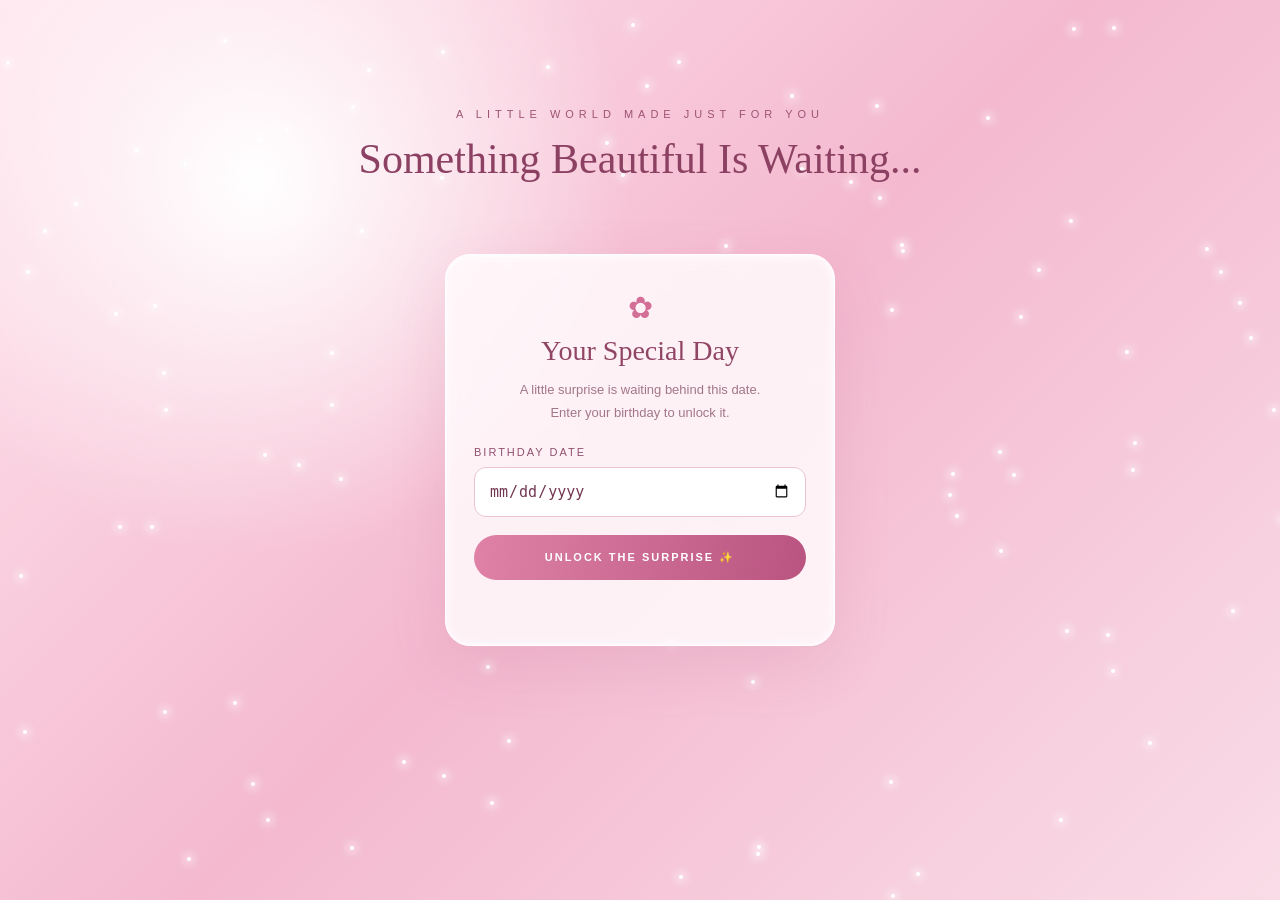
<file: index.html>
<!DOCTYPE html>
<html lang="en">
<head>
    <meta charset="UTF-8">
    <meta name="viewport" content="width=device-width, initial-scale=1.0">
    <title>A Little Birthday Surprise</title>

    <link rel="stylesheet" href="style.css">
</head>
<body>

    <div id="balloons"></div>
    <div id="stars"></div>

    <main class="main-container">

        <div class="intro">
            <p>A LITTLE WORLD MADE JUST FOR YOU</p>
            <h1>Something Beautiful Is Waiting...</h1>
        </div>

        <div class="birthday-box" id="birthdayBox">

            <div class="flower">✿</div>

            <h2>Your Special Day</h2>

            <p>
                A little surprise is waiting behind this date.
                <br>
                Enter your birthday to unlock it.
            </p>

            <form id="birthdayForm">

                <label for="birthdayDate">
                    BIRTHDAY DATE
                </label>

                <input
                    type="date"
                    id="birthdayDate"
                    required
                >

                <button type="submit">
                    UNLOCK THE SURPRISE ✨
                </button>

                <p id="message"></p>

            </form>

        </div>

    </main>

    <div id="burst"></div>

    <script src="script.js"></script>

</body>
</html>
</file>
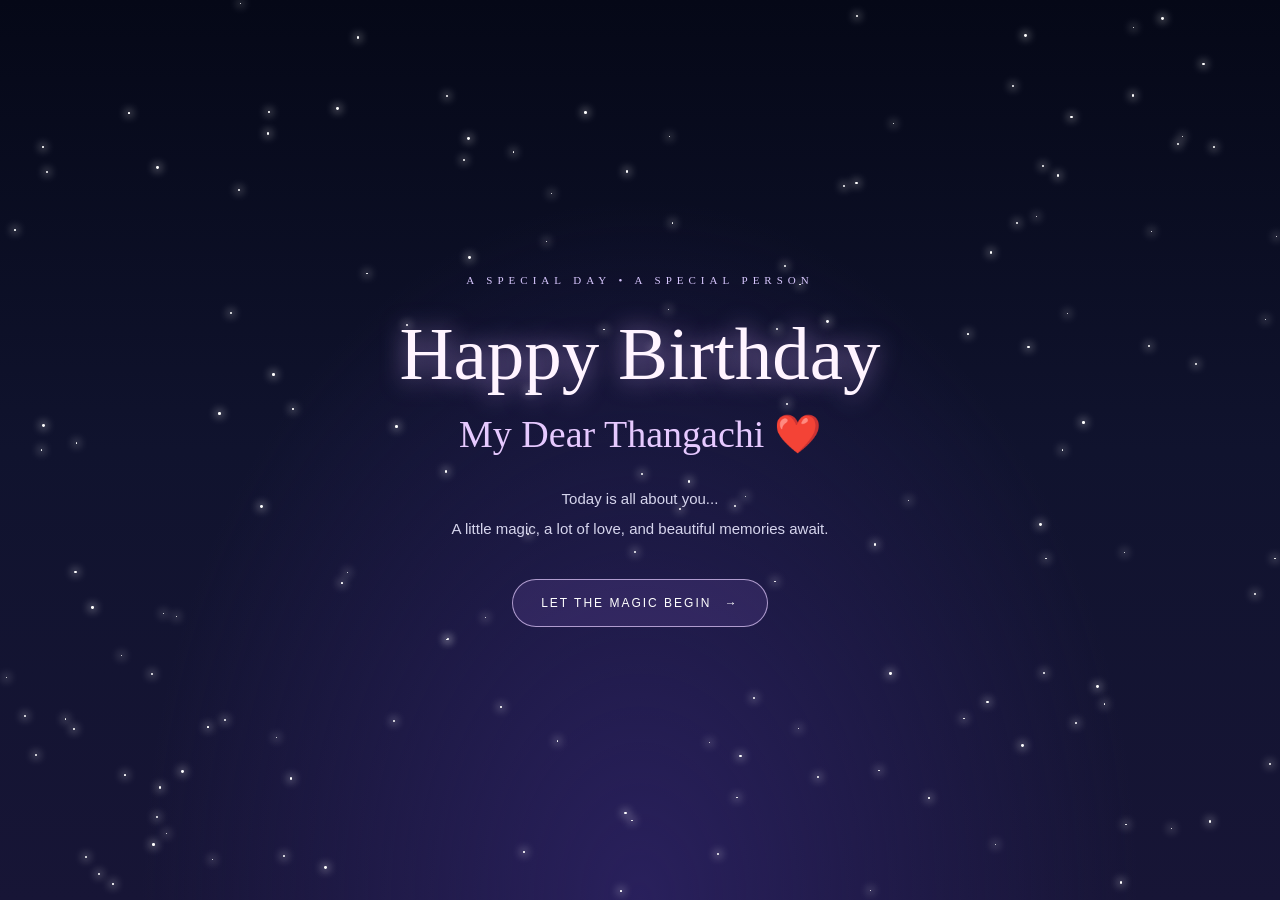
<file: page2.html>
<!DOCTYPE html>
<html lang="en">
<head>
    <meta charset="UTF-8">
    <meta name="viewport" content="width=device-width, initial-scale=1.0">
    <title>A Magical Birthday Night</title>
    <link rel="stylesheet" href="page2.css">
</head>
<body>

    <div id="stars"></div>
    <div id="shooting-stars"></div>

    <main class="greeting-container">
        <div class="greeting-content">
            <p class="small-text">A SPECIAL DAY • A SPECIAL PERSON</p>

            <h1>Happy Birthday</h1>

            <h2>My Dear Thangachi <span>❤️</span></h2>

            <p class="message">
                Today is all about you...
                <br>
                A little magic, a lot of love, and beautiful memories await.
            </p>

            <button id="magicButton">
                LET THE MAGIC BEGIN <span>→</span>
            </button>
        </div>
    </main>

    <script src="page2.js"></script>
</body>
</html>
</file>
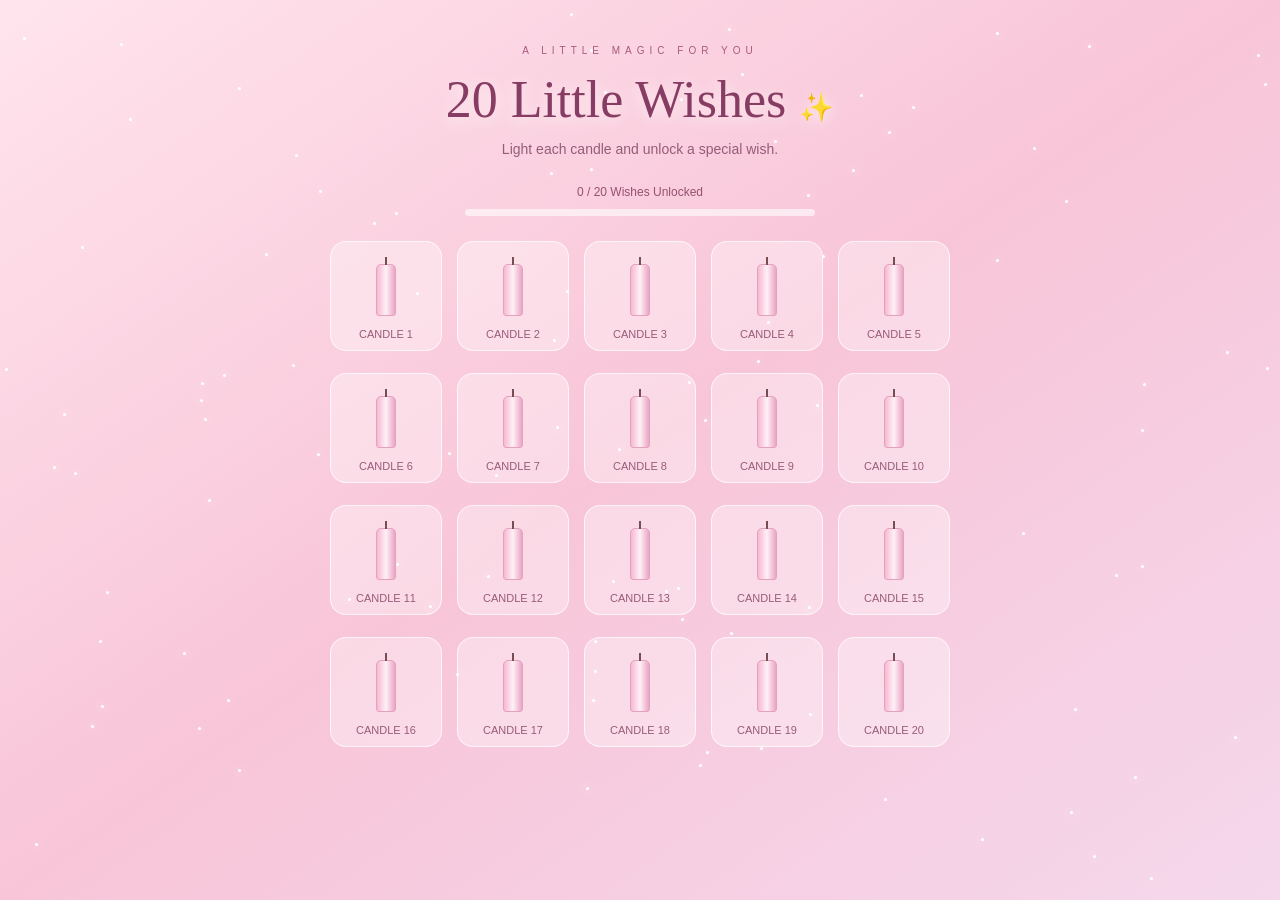
<file: page3.html>
<!DOCTYPE html>
<html lang="en">
<head>
    <meta charset="UTF-8">
    <meta name="viewport" content="width=device-width, initial-scale=1.0">
    <title>20 Wishes For You ❤️</title>
    <link rel="stylesheet" href="page3.css">
</head>
<body>

    <div id="stars"></div>
    <div id="balloons"></div>

    <main class="page-container">

        <header>
            <p class="top-label">A LITTLE MAGIC FOR YOU</p>
            <h1>20 Little Wishes <span>✨</span></h1>
            <p class="subtitle">
                Light each candle and unlock a special wish.
            </p>
        </header>

        <section class="progress-section">
            <p id="progressText">0 / 20 Wishes Unlocked</p>

            <div class="progress-track">
                <div id="progressBar"></div>
            </div>
        </section>

        <section id="candlesGrid" class="candles-grid"></section>

        <section id="completion" class="completion">
            <h2>All 20 Wishes Are Yours! 💗</h2>

            <p>
                May every little wish turn into a beautiful memory.
                You deserve all the happiness in the world.
            </p>

            <button id="letterButton">
                MY LETTER IS WAITING 💌
            </button>
        </section>

    </main>

    <script src="page3.js"></script>
</body>
</html>
</file>
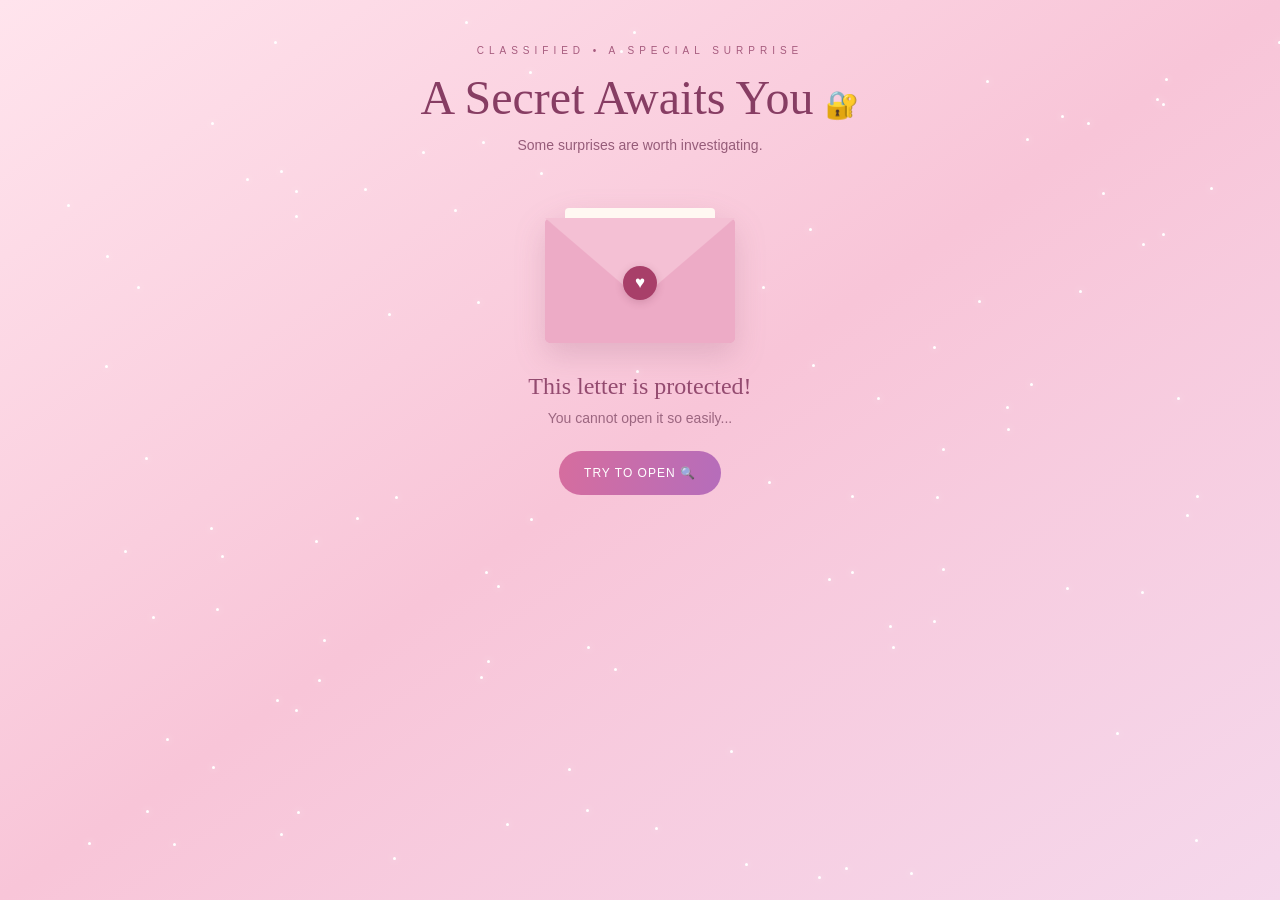
<file: page4.html>
<!DOCTYPE html>
<html lang="en">
<head>
    <meta charset="UTF-8">
    <meta name="viewport" content="width=device-width, initial-scale=1.0">
    <title>A Secret Letter For You 💌</title>
    <link rel="stylesheet" href="page4.css">
</head>
<body>

    <div id="stars"></div>
    <div id="balloons"></div>

    <main class="page-container">

        <header>
            <p class="top-label">CLASSIFIED • A SPECIAL SURPRISE</p>
            <h1>A Secret Awaits You <span>🔐</span></h1>
            <p class="subtitle">
                Some surprises are worth investigating.
            </p>
        </header>

        <!-- Locked envelope -->
        <section id="lockedSection" class="locked-section">

            <div class="envelope" id="envelope">
                <div class="envelope-back"></div>
                <div class="envelope-paper"></div>
                <div class="envelope-front"></div>
                <div class="envelope-flap"></div>
                <div class="wax-seal">♥</div>
            </div>

            <h2>This letter is protected!</h2>
            <p>You cannot open it so easily...</p>

            <button id="tryButton" class="main-button">
                TRY TO OPEN 🔍
            </button>
        </section>

        <!-- Investigation archive -->
        <section id="archiveSection" class="archive-section">

            <div class="archive-heading">
                <span class="archive-icon">🗂️</span>
                <div>
                    <h2>SECRET FILE ARCHIVE</h2>
                    <p>30 files found • 1 unusual record</p>
                </div>
            </div>

            <div class="instructions">
                <strong>MISSION:</strong>
                <p>
                    Investigate the files. Find the unusual security record.
                    Identify the three relevant values and add them together
                    to discover the secret code.
                </p>
            </div>

            <div class="archive-layout">

                <div class="file-list-panel">
                    <h3>ARCHIVE FILES</h3>
                    <div id="fileList" class="file-list"></div>
                </div>

                <div class="file-viewer">
                    <div class="viewer-top">
                        <span class="viewer-dot"></span>
                        <span class="viewer-dot"></span>
                        <span class="viewer-dot"></span>
                        <span id="viewerTitle">FILE VIEWER</span>
                    </div>

                    <div id="fileContent" class="file-content">
                        <div class="empty-viewer">
                            <span>📁</span>
                            <p>Select a file to inspect its contents.</p>
                        </div>
                    </div>
                </div>

            </div>

            <div id="codeSection" class="code-section">
                <h3>🔐 ENTER THE SECRET CODE</h3>
                <p>
                    Add the three relevant values from the unusual
                    security record.
                </p>

                <div class="code-input-row">
                    <input
                        type="text"
                        id="secretCode"
                        inputmode="numeric"
                        maxlength="4"
                        placeholder="Enter 4-digit code"
                        autocomplete="off"
                    >

                    <button id="unlockButton" class="main-button">
                        UNLOCK LETTER
                    </button>
                </div>

                <p id="codeMessage" class="code-message"></p>
            </div>

        </section>

        <!-- Birthday letter -->
        <section id="letterSection" class="letter-section">

            <div class="opened-envelope">💌</div>

            <p class="letter-label">A LETTER WRITTEN JUST FOR YOU</p>
            <h2>To My Dear Thangachi ❤️</h2>

            <div class="letter-paper">
                <p id="letterText"></p>
                <span id="typingCursor">|</span>
            </div>

            <div id="letterFooter" class="letter-footer">
                <p>With lots of love,</p>
                <h3>Your Annan ❤️</h3>

                <button id="finalButton" class="main-button">
                    ONE LAST SURPRISE AWAITS ❤️
                </button>
            </div>

        </section>

    </main>

    <script src="page4.js"></script>
</body>
</html>
</file>
<file: style.css>
* {
    margin: 0;
    padding: 0;
    box-sizing: border-box;
}

body {
    min-height: 100vh;
    overflow: hidden;
    font-family: Georgia, serif;

    background:
        radial-gradient(circle at 20% 20%, #ffffff, transparent 30%),
        linear-gradient(135deg, #ffe5ee, #f4b9cf, #f9dce7);
}

/* BACKGROUND ELEMENTS */

#balloons,
#stars {
    position: fixed;
    inset: 0;
    overflow: hidden;
    pointer-events: none;
}

#balloons {
    z-index: 1;
}

#stars {
    z-index: 2;
}

/* FLOATING BALLOONS */

.balloon {
    position: absolute;
    bottom: -150px;

    width: var(--size);
    height: calc(var(--size) * 1.25);

    border-radius: 50% 50% 45% 45%;

    background: var(--color);

    box-shadow:
        inset -8px -10px 15px #00000012,
        inset 7px 7px 12px #ffffff80,
        0 8px 20px #b65d811c;

    opacity: 0.85;

    animation: floatUp var(--duration) linear infinite;
    animation-delay: var(--delay);
}

.balloon::after {
    content: "";
    position: absolute;
    top: 100%;
    left: 50%;

    height: 100px;
    width: 1px;

    background: #a76b86;
}

@keyframes floatUp {

    0% {
        transform: translateY(0) rotate(-5deg);
    }

    50% {
        transform: translateY(-60vh) translateX(25px) rotate(5deg);
    }

    100% {
        transform: translateY(-125vh) translateX(-20px) rotate(-5deg);
    }

}

/* TWINKLING STARS */

.star {
    position: absolute;

    width: 4px;
    height: 4px;

    border-radius: 50%;
    background: white;

    box-shadow: 0 0 10px 3px #ffffffaa;

    animation: twinkle 2s infinite alternate;
}

@keyframes twinkle {

    from {
        opacity: 0.2;
        transform: scale(0.6);
    }

    to {
        opacity: 1;
        transform: scale(1.5);
    }

}

/* MAIN CONTENT */

.main-container {
    position: relative;
    z-index: 3;

    min-height: 100vh;

    display: flex;
    align-items: center;
    justify-content: center;

    padding: 20px;
}

.intro {
    position: absolute;
    top: 12%;
    text-align: center;

    width: 90%;

    opacity: 0;
    animation: fadeIn 1.5s ease forwards 1s;
}

.intro p {
    font: 11px Arial, sans-serif;
    letter-spacing: 5px;
    color: #9e5473;
}

.intro h1 {
    margin-top: 15px;
    font-size: clamp(25px, 5vw, 42px);
    font-weight: normal;
    color: #8c4163;
}

@keyframes fadeIn {

    to {
        opacity: 1;
    }

}

/* BIRTHDAY BOX */

.birthday-box {
    width: min(390px, 95%);

    padding: 35px 28px;

    text-align: center;

    border-radius: 25px;

    background: #fffafcdd;

    border: 1px solid #ffffff;

    box-shadow:
        0 20px 60px #a74c751f,
        inset 0 1px 10px #ffffff;

    backdrop-filter: blur(15px);

    opacity: 0;
    transform: translateY(30px) scale(0.95);

    animation: boxReveal 1s ease forwards 6s;
}

@keyframes boxReveal {

    to {
        opacity: 1;
        transform: translateY(0) scale(1);
    }

}

.flower {
    font-size: 30px;
    color: #d36e96;
    margin-bottom: 10px;
}

.birthday-box h2 {
    font-size: 28px;
    font-weight: normal;
    color: #914565;
}

.birthday-box p {
    margin-top: 12px;
    margin-bottom: 22px;

    color: #a27689;

    font: 13px/1.7 Arial, sans-serif;
}

label {
    display: block;
    text-align: left;

    font: 11px Arial, sans-serif;
    letter-spacing: 2px;

    color: #91516e;

    margin-bottom: 9px;
}

input {
    width: 100%;
    padding: 14px;

    border: 1px solid #ecc3d4;
    border-radius: 12px;

    background: white;
    color: #713650;

    font-size: 15px;
    outline: none;
}

input:focus {
    border-color: #d66f99;
    box-shadow: 0 0 0 4px #d66f9920;
}

button {
    width: 100%;

    margin-top: 18px;
    padding: 16px;

    border: none;
    border-radius: 30px;

    background: linear-gradient(100deg, #df82a6, #b95480);

    color: white;

    font: bold 11px Arial, sans-serif;
    letter-spacing: 2px;

    cursor: pointer;

    transition: 0.3s;
}

button:hover {
    transform: translateY(-3px);
    box-shadow: 0 10px 25px #bd608944;
}

#message {
    min-height: 18px;
    margin-bottom: 0;
    color: #b54e79;
}

/* BURST TRANSITION */

#burst {
    position: fixed;
    top: 50%;
    left: 50%;

    width: 10px;
    height: 10px;

    border-radius: 50%;

    background: #ffffff;

    transform: translate(-50%, -50%) scale(0);

    z-index: 10;
    pointer-events: none;
}

#burst.active {
    animation: burst 1s ease-out forwards;
}

@keyframes burst {

    to {
        transform: translate(-50%, -50%) scale(100);
        opacity: 0;
    }

}

@media (max-height: 650px) {
    .intro {
        top: 4%;
    }

    .birthday-box {
        padding: 25px;
    }
}
</file>
<file: page2.css>
* {
    margin: 0;
    padding: 0;
    box-sizing: border-box;
}

body {
    min-height: 100vh;
    overflow: hidden;
    font-family: Georgia, serif;
    background:
        radial-gradient(ellipse at 50% 100%, #29205c 0%, transparent 55%),
        linear-gradient(180deg, #050817, #10132e, #171536);
    color: white;
}

/* Star background */

#stars {
    position: fixed;
    inset: 0;
    overflow: hidden;
    pointer-events: none;
}

.star {
    position: absolute;
    width: 2px;
    height: 2px;
    background: white;
    border-radius: 50%;
    box-shadow: 0 0 8px 2px rgba(255,255,255,0.5);
    animation: twinkle 2s infinite ease-in-out;
}

@keyframes twinkle {
    0%, 100% {
        opacity: 0.2;
        transform: scale(0.7);
    }
    50% {
        opacity: 1;
        transform: scale(1.5);
    }
}

/* Shooting stars */

.shooting-star {
    position: absolute;
    width: 100px;
    height: 2px;
    background: linear-gradient(90deg, white, transparent);
    transform: rotate(-35deg);
    opacity: 0;
    animation: shooting 4s linear infinite;
}

@keyframes shooting {
    0% {
        transform: translate(0, 0) rotate(-35deg);
        opacity: 0;
    }
    10% {
        opacity: 1;
    }
    35% {
        transform: translate(-250px, 170px) rotate(-35deg);
        opacity: 0;
    }
    100% {
        opacity: 0;
    }
}

/* Main greeting */

.greeting-container {
    min-height: 100vh;
    display: flex;
    align-items: center;
    justify-content: center;
    padding: 25px;
    text-align: center;
    position: relative;
    z-index: 2;
}

.greeting-content {
    max-width: 700px;
    opacity: 0;
    transform: translateY(25px);
    animation: revealGreeting 2s ease forwards;
    animation-delay: 4s;
}

@keyframes revealGreeting {
    to {
        opacity: 1;
        transform: translateY(0);
    }
}

.small-text {
    color: #d9c8ff;
    letter-spacing: 5px;
    font-size: 11px;
    margin-bottom: 25px;
}

h1 {
    font-size: clamp(38px, 8vw, 75px);
    font-weight: normal;
    color: #fff4ff;
    text-shadow: 0 0 25px rgba(213, 173, 255, 0.65);
    margin-bottom: 15px;
}

h2 {
    font-size: clamp(23px, 5vw, 38px);
    font-weight: normal;
    color: #e6c9ff;
    margin-bottom: 28px;
}

h2 span {
    display: inline-block;
    animation: heartbeat 1.5s infinite;
}

@keyframes heartbeat {
    0%, 100% { transform: scale(1); }
    50% { transform: scale(1.2); }
}

.message {
    font-family: Arial, sans-serif;
    color: #d6d5ed;
    font-size: 15px;
    line-height: 2;
    margin-bottom: 35px;
}

#magicButton {
    border: 1px solid rgba(230, 205, 255, 0.7);
    background: rgba(181, 132, 255, 0.12);
    color: white;
    padding: 16px 28px;
    border-radius: 35px;
    font-size: 12px;
    letter-spacing: 2px;
    cursor: pointer;
    transition: 0.3s ease;
    backdrop-filter: blur(8px);
}

#magicButton:hover {
    background: rgba(190, 145, 255, 0.3);
    box-shadow: 0 0 25px rgba(195, 151, 255, 0.5);
    transform: translateY(-4px);
}

#magicButton span {
    margin-left: 8px;
}

@media (max-width: 480px) {
    .small-text {
        letter-spacing: 3px;
        font-size: 9px;
    }

    .message {
        font-size: 13px;
    }
}
</file>
<file: page3.css>
* {
    margin: 0;
    padding: 0;
    box-sizing: border-box;
}

body {
    min-height: 100vh;
    overflow-x: hidden;
    font-family: Georgia, serif;
    background: linear-gradient(145deg, #ffe4ed, #f8c5d8, #f5d8ec);
    color: #713c59;
}

#stars, #balloons {
    position: fixed;
    inset: 0;
    overflow: hidden;
    pointer-events: none;
}

#stars {
    z-index: 0;
}

.star {
    position: absolute;
    width: 3px;
    height: 3px;
    border-radius: 50%;
    background: white;
    box-shadow: 0 0 8px white;
    animation: twinkle 2s infinite ease-in-out;
}

@keyframes twinkle {
    0%, 100% {
        opacity: 0.2;
        transform: scale(0.7);
    }

    50% {
        opacity: 1;
        transform: scale(1.5);
    }
}

/* Floating balloons */

.balloon {
    position: absolute;
    bottom: -100px;
    width: 35px;
    height: 45px;
    border-radius: 50% 50% 45% 45%;
    opacity: 0.65;
    animation: floatUp linear infinite;
}

.balloon::after {
    content: "";
    position: absolute;
    width: 1px;
    height: 40px;
    background: rgba(255,255,255,0.7);
    top: 44px;
    left: 50%;
}

@keyframes floatUp {
    from {
        transform: translateY(0) rotate(-8deg);
    }

    to {
        transform: translateY(-125vh) rotate(8deg);
    }
}

/* Main layout */

.page-container {
    position: relative;
    z-index: 2;
    width: min(950px, 94%);
    margin: auto;
    padding: 45px 15px 60px;
    text-align: center;
}

.top-label {
    font-family: Arial, sans-serif;
    font-size: 10px;
    letter-spacing: 5px;
    color: #a65b7e;
    margin-bottom: 14px;
}

header h1 {
    font-size: clamp(32px, 6vw, 52px);
    font-weight: normal;
    color: #873d63;
    text-shadow: 0 3px 15px rgba(255,255,255,0.8);
}

header h1 span {
    font-size: 28px;
}

.subtitle {
    font-family: Arial, sans-serif;
    font-size: 14px;
    color: #965c79;
    margin-top: 12px;
}

/* Progress bar */

.progress-section {
    max-width: 350px;
    margin: 28px auto 25px;
    font-family: Arial, sans-serif;
    font-size: 12px;
    color: #96516f;
}

.progress-track {
    height: 7px;
    background: rgba(255,255,255,0.6);
    border-radius: 20px;
    overflow: hidden;
    margin-top: 10px;
}

#progressBar {
    height: 100%;
    width: 0%;
    background: linear-gradient(90deg, #e879a7, #b66cc6);
    border-radius: 20px;
    transition: width 0.5s ease;
}

/* Candles grid */

.candles-grid {
    display: grid;
    grid-template-columns: repeat(5, 1fr);
    gap: 22px 15px;
    max-width: 620px;
    margin: 0 auto 35px;
}

.candle {
    min-height: 110px;
    border: 1px solid rgba(255,255,255,0.7);
    border-radius: 16px;
    background: rgba(255,255,255,0.35);

    display: flex;
    flex-direction: column;
    align-items: center;
    justify-content: center;

    cursor: pointer;
    transition: 0.3s ease;
    color: #985b78;

    position: relative;
    overflow: visible;
}

.candle:hover {
    transform: translateY(-5px);
    background: rgba(255,255,255,0.65);
    box-shadow: 0 8px 20px rgba(170,90,130,0.15);
}

.candle:disabled {
    cursor: default;
}

.candle-body {
    width: 20px;
    height: 52px;
    border-radius: 5px 5px 3px 3px;
    background: linear-gradient(90deg, #f6b8d1, #fff0f6, #e9a5c3);
    border: 1px solid #e5a0bd;
    position: relative;
    margin-top: 12px;
}

.wick {
    position: absolute;
    width: 2px;
    height: 8px;
    background: #754d53;
    top: -8px;
    left: 8px;
}

.flame {
    position: absolute;
    width: 13px;
    height: 19px;
    background: linear-gradient(#fff9a6, #ff9e42, #ff6b78);
    border-radius: 50% 50% 45% 45%;
    top: -27px;
    left: 3px;
    opacity: 0;
    transform: scale(0);
}

.candle.lit .flame {
    opacity: 1;
    transform: scale(1);
    animation: flameFlicker 0.8s infinite alternate;
    box-shadow: 0 0 15px #ffb75e;
}

@keyframes flameFlicker {
    from {
        transform: scale(0.9) rotate(-5deg);
    }

    to {
        transform: scale(1.1) rotate(5deg);
    }
}

.candle-number {
    font-family: Arial, sans-serif;
    font-size: 11px;
    margin-top: 12px;
}

.candle.lit {
    background: rgba(255,255,255,0.7);
    border-color: #e7a0c1;
    box-shadow: 0 0 20px rgba(255,190,220,0.5);
    z-index: 5;
}

/* Floating wish cloud */

.wish-cloud {
    position: absolute;
    bottom: calc(100% + 16px);
    left: 50%;

    transform: translateX(-50%) translateY(10px) scale(0.85);

    width: 190px;
    min-height: 85px;
    padding: 14px 13px;

    display: flex;
    flex-direction: column;
    justify-content: center;
    align-items: center;
    gap: 7px;

    background: rgba(255, 255, 255, 0.96);
    border: 1px solid #f0b5d0;
    border-radius: 22px;

    color: #874565;
    box-shadow: 0 8px 25px rgba(160, 80, 120, 0.2);

    opacity: 0;
    visibility: hidden;
    pointer-events: none;

    z-index: 10;

    transition:
        opacity 0.3s ease,
        transform 0.3s ease,
        visibility 0.3s;
}

.wish-cloud::after {
    content: "";
    position: absolute;
    bottom: -9px;
    left: 50%;

    width: 17px;
    height: 17px;

    background: white;
    border-right: 1px solid #f0b5d0;
    border-bottom: 1px solid #f0b5d0;

    transform: translateX(-50%) rotate(45deg);
}

.wish-cloud.show {
    opacity: 1;
    visibility: visible;
    transform: translateX(-50%) translateY(0) scale(1);
}

.wish-cloud small {
    font-family: Arial, sans-serif;
    font-size: 9px;
    letter-spacing: 2px;
    color: #bd7194;
}

.wish-cloud p {
    font-family: Georgia, serif;
    font-size: 13px;
    line-height: 1.45;
    text-align: center;
    color: #874565;
}

/* Completion section */

.completion {
    display: none;
    max-width: 540px;
    margin: 30px auto 0;
    padding: 28px 20px;
    background: rgba(255,255,255,0.65);
    border-radius: 20px;
    animation: appear 1s ease;
}

.completion.show {
    display: block;
}

.completion h2 {
    font-size: 25px;
    font-weight: normal;
    color: #a34472;
    margin-bottom: 12px;
}

.completion p {
    font-family: Arial, sans-serif;
    font-size: 14px;
    line-height: 1.8;
    color: #8d5a76;
}

#letterButton {
    margin-top: 22px;
    padding: 15px 24px;
    border: none;
    border-radius: 30px;
    background: linear-gradient(100deg, #d66d9e, #b56dbb);
    color: white;
    font-size: 12px;
    letter-spacing: 1px;
    cursor: pointer;
    transition: 0.3s;
}

#letterButton:hover {
    transform: translateY(-3px);
    box-shadow: 0 8px 20px rgba(175,90,145,0.3);
}

@keyframes appear {
    from {
        opacity: 0;
        transform: translateY(15px);
    }

    to {
        opacity: 1;
        transform: translateY(0);
    }
}

/* Mobile responsive */

@media (max-width: 520px) {
    .candles-grid {
        grid-template-columns: repeat(4, 1fr);
        gap: 12px 9px;
    }

    .candle {
        min-height: 100px;
    }

    .page-container {
        padding-top: 35px;
    }

    .wish-cloud {
        width: 155px;
        min-height: 75px;
        padding: 10px;
    }

    .wish-cloud p {
        font-size: 11px;
    }
}
</file>
<file: page4.css>
* {
    margin: 0;
    padding: 0;
    box-sizing: border-box;
}

body {
    min-height: 100vh;
    overflow-x: hidden;
    font-family: Georgia, serif;
    background: linear-gradient(145deg, #ffe4ed, #f8c5d8, #f5d8ec);
    color: #713c59;
}

#stars, #balloons {
    position: fixed;
    inset: 0;
    overflow: hidden;
    pointer-events: none;
}

#stars {
    z-index: 0;
}

.star {
    position: absolute;
    width: 3px;
    height: 3px;
    border-radius: 50%;
    background: white;
    box-shadow: 0 0 8px white;
    animation: twinkle 2s infinite ease-in-out;
}

@keyframes twinkle {
    0%, 100% { opacity: 0.2; transform: scale(0.7); }
    50% { opacity: 1; transform: scale(1.5); }
}

/* Balloons */

.balloon {
    position: absolute;
    bottom: -100px;
    width: 35px;
    height: 45px;
    border-radius: 50%;
    opacity: 0.65;
    animation: floatUp linear infinite;
}

.balloon::after {
    content: "";
    position: absolute;
    width: 1px;
    height: 40px;
    background: rgba(255,255,255,0.7);
    top: 44px;
    left: 50%;
}

@keyframes floatUp {
    to {
        transform: translateY(-125vh) rotate(8deg);
    }
}

/* Main layout */

.page-container {
    position: relative;
    z-index: 2;
    width: min(1050px, 94%);
    margin: auto;
    padding: 45px 15px 70px;
    text-align: center;
}

.top-label {
    font-family: Arial, sans-serif;
    font-size: 10px;
    letter-spacing: 5px;
    color: #a65b7e;
    margin-bottom: 14px;
}

header h1 {
    font-size: clamp(30px, 6vw, 48px);
    font-weight: normal;
    color: #873d63;
}

header h1 span {
    font-size: 27px;
}

.subtitle {
    font-family: Arial, sans-serif;
    font-size: 14px;
    color: #965c79;
    margin-top: 12px;
}

/* Locked envelope */

.locked-section {
    margin: 65px auto 20px;
    display: flex;
    flex-direction: column;
    align-items: center;
}

.envelope {
    width: 190px;
    height: 125px;
    position: relative;
    margin-bottom: 30px;
    filter: drop-shadow(0 12px 15px rgba(130, 60, 95, 0.18));
}

.envelope-back {
    position: absolute;
    inset: 0;
    background: #d987aa;
    border-radius: 7px;
}

.envelope-paper {
    position: absolute;
    width: 150px;
    height: 105px;
    background: #fff8f2;
    left: 20px;
    top: -10px;
    border-radius: 4px;
}

.envelope-front {
    position: absolute;
    inset: 0;
    background: #edabc6;
    clip-path: polygon(0 0, 50% 60%, 100% 0, 100% 100%, 0 100%);
    border-radius: 5px;
}

.envelope-flap {
    position: absolute;
    inset: 0;
    background: #f4c0d4;
    clip-path: polygon(0 0, 100% 0, 50% 65%);
    transform-origin: top;
}

.wax-seal {
    position: absolute;
    left: 50%;
    top: 52%;
    transform: translate(-50%, -50%);
    width: 34px;
    height: 34px;
    border-radius: 50%;
    background: #a83f69;
    color: white;
    display: grid;
    place-items: center;
    font-size: 17px;
    z-index: 3;
    box-shadow: 0 2px 8px rgba(100,30,60,0.2);
}

.locked-section h2 {
    font-size: 24px;
    font-weight: normal;
    color: #944b70;
    margin-bottom: 10px;
}

.locked-section p {
    font-family: Arial, sans-serif;
    color: #9c6680;
    font-size: 14px;
}

.main-button {
    border: none;
    border-radius: 30px;
    padding: 15px 25px;
    background: linear-gradient(100deg, #d66d9e, #b56dbb);
    color: white;
    font-size: 12px;
    letter-spacing: 1px;
    cursor: pointer;
    transition: 0.3s ease;
}

.main-button:hover {
    transform: translateY(-3px);
    box-shadow: 0 8px 20px rgba(175,90,145,0.3);
}

#tryButton {
    margin-top: 25px;
}

/* Archive */

.archive-section {
    display: none;
    max-width: 900px;
    margin: 45px auto 0;
    text-align: left;
    animation: appear 0.7s ease;
}

.archive-section.show {
    display: block;
}

.archive-heading {
    display: flex;
    align-items: center;
    gap: 15px;
    padding: 20px;
    background: rgba(255,255,255,0.55);
    border: 1px solid rgba(255,255,255,0.8);
    border-radius: 15px 15px 0 0;
}

.archive-icon {
    font-size: 32px;
}

.archive-heading h2 {
    font-family: Arial, sans-serif;
    font-size: 17px;
    letter-spacing: 2px;
    color: #8d4568;
}

.archive-heading p {
    font-family: Arial, sans-serif;
    font-size: 12px;
    color: #a16b84;
    margin-top: 6px;
}

.instructions {
    padding: 17px 20px;
    background: rgba(255,255,255,0.35);
    border-bottom: 1px solid rgba(255,255,255,0.7);
    font-family: Arial, sans-serif;
    font-size: 13px;
    line-height: 1.7;
    color: #86536d;
}

.instructions strong {
    color: #a34672;
    letter-spacing: 1px;
}

.archive-layout {
    display: grid;
    grid-template-columns: 0.85fr 1.4fr;
    gap: 15px;
    padding: 18px;
    background: rgba(255,255,255,0.35);
    border-radius: 0 0 15px 15px;
}

.file-list-panel,
.file-viewer {
    min-width: 0;
    background: rgba(255,255,255,0.55);
    border: 1px solid rgba(255,255,255,0.8);
    border-radius: 10px;
    overflow: hidden;
}

.file-list-panel h3 {
    font-family: Arial, sans-serif;
    font-size: 11px;
    letter-spacing: 2px;
    padding: 15px;
    color: #9b5576;
    border-bottom: 1px solid #f0c7d9;
}

.file-list {
    max-height: 360px;
    overflow-y: auto;
    padding: 8px;
}

.file-item {
    display: block;
    width: 100%;
    text-align: left;
    padding: 11px 9px;
    border: none;
    border-radius: 6px;
    background: transparent;
    color: #80516b;
    font-family: Arial, sans-serif;
    font-size: 12px;
    cursor: pointer;
    transition: 0.2s;
}

.file-item:hover,
.file-item.active {
    background: #f5d5e4;
    color: #923d68;
}

.file-item span {
    margin-right: 7px;
}

/* Viewer */

.viewer-top {
    background: #7c4b68;
    color: white;
    padding: 13px;
    font-family: Arial, sans-serif;
    font-size: 10px;
    letter-spacing: 1px;
    display: flex;
    align-items: center;
    gap: 6px;
}

.viewer-top #viewerTitle {
    margin-left: 8px;
    overflow-wrap: anywhere;
}

.viewer-dot {
    width: 7px;
    height: 7px;
    border-radius: 50%;
    background: #f8bfd5;
}

.file-content {
    min-height: 280px;
    padding: 18px;
    font-family: Consolas, monospace;
    font-size: 12px;
    line-height: 1.9;
    color: #67465b;
    overflow-wrap: anywhere;
    white-space: pre-wrap;
}

.empty-viewer {
    min-height: 240px;
    display: flex;
    flex-direction: column;
    align-items: center;
    justify-content: center;
    text-align: center;
    gap: 12px;
    font-family: Arial, sans-serif;
    color: #a77a91;
}

.empty-viewer span {
    font-size: 35px;
}

/* Code input */

.code-section {
    display: none;
    margin: 22px auto 0;
    padding: 24px;
    max-width: 600px;
    text-align: center;
    background: rgba(255,255,255,0.65);
    border: 1px solid white;
    border-radius: 15px;
}

.code-section.show {
    display: block;
    animation: appear 0.6s ease;
}

.code-section h3 {
    font-size: 19px;
    font-weight: normal;
    color: #944b70;
}

.code-section p {
    font-family: Arial, sans-serif;
    font-size: 13px;
    line-height: 1.6;
    color: #98647e;
    margin: 10px 0 17px;
}

.code-input-row {
    display: flex;
    gap: 10px;
    justify-content: center;
}

#secretCode {
    width: 190px;
    min-width: 0;
    padding: 13px;
    border: 1px solid #e6b2c9;
    border-radius: 25px;
    background: white;
    outline: none;
    text-align: center;
    font-size: 16px;
    letter-spacing: 4px;
    color: #874565;
}

#secretCode:focus {
    border-color: #b56dbb;
    box-shadow: 0 0 10px rgba(181,109,187,0.2);
}

.code-message {
    min-height: 20px;
    font-weight: bold;
}

/* Letter */

.letter-section {
    display: none;
    max-width: 680px;
    margin: 45px auto 0;
    animation: appear 1s ease;
}

.letter-section.show {
    display: block;
}

.opened-envelope {
    font-size: 48px;
    margin-bottom: 10px;
}

.letter-label {
    font-family: Arial, sans-serif;
    font-size: 10px;
    letter-spacing: 4px;
    color: #a65b7e;
    margin-bottom: 14px;
}

.letter-section h2 {
    font-size: clamp(25px, 5vw, 36px);
    font-weight: normal;
    color: #873d63;
    margin-bottom: 20px;
}

.letter-paper {
    text-align: left;
    padding: clamp(22px, 5vw, 40px);
    background: #fffaf6;
    border: 1px solid #f3d5df;
    border-radius: 8px;
    box-shadow: 0 12px 30px rgba(130,60,95,0.12);
    min-height: 250px;
    color: #765064;
    font-size: 16px;
    line-height: 2;
    white-space: pre-wrap;
}

#typingCursor {
    color: #c25c8c;
    animation: blink 0.8s infinite;
}

@keyframes blink {
    50% { opacity: 0; }
}

.letter-footer {
    display: none;
    margin-top: 22px;
    color: #8d4c6d;
    line-height: 1.8;
}

.letter-footer.show {
    display: block;
    animation: appear 0.8s ease;
}

.letter-footer h3 {
    font-weight: normal;
    margin-top: 5px;
}

#finalButton {
    margin-top: 20px;
}

@keyframes appear {
    from {
        opacity: 0;
        transform: translateY(15px);
    }
    to {
        opacity: 1;
        transform: translateY(0);
    }
}

/* Responsive */

@media (max-width: 650px) {
    .page-container {
        padding: 35px 10px 50px;
    }

    .archive-layout {
        grid-template-columns: 1fr;
        padding: 10px;
    }

    .file-list {
        max-height: 220px;
        display: grid;
        grid-template-columns: repeat(2, minmax(0, 1fr));
        gap: 3px;
    }

    .file-item {
        font-size: 10px;
        padding: 10px 5px;
    }

    .file-content {
        min-height: 210px;
        font-size: 11px;
    }

    .code-input-row {
        flex-direction: column;
        align-items: center;
    }

    #secretCode {
        width: 100%;
        max-width: 260px;
    }

    .code-input-row .main-button {
        width: 100%;
        max-width: 260px;
    }

    .letter-paper {
        font-size: 14px;
    }
}
</file>
